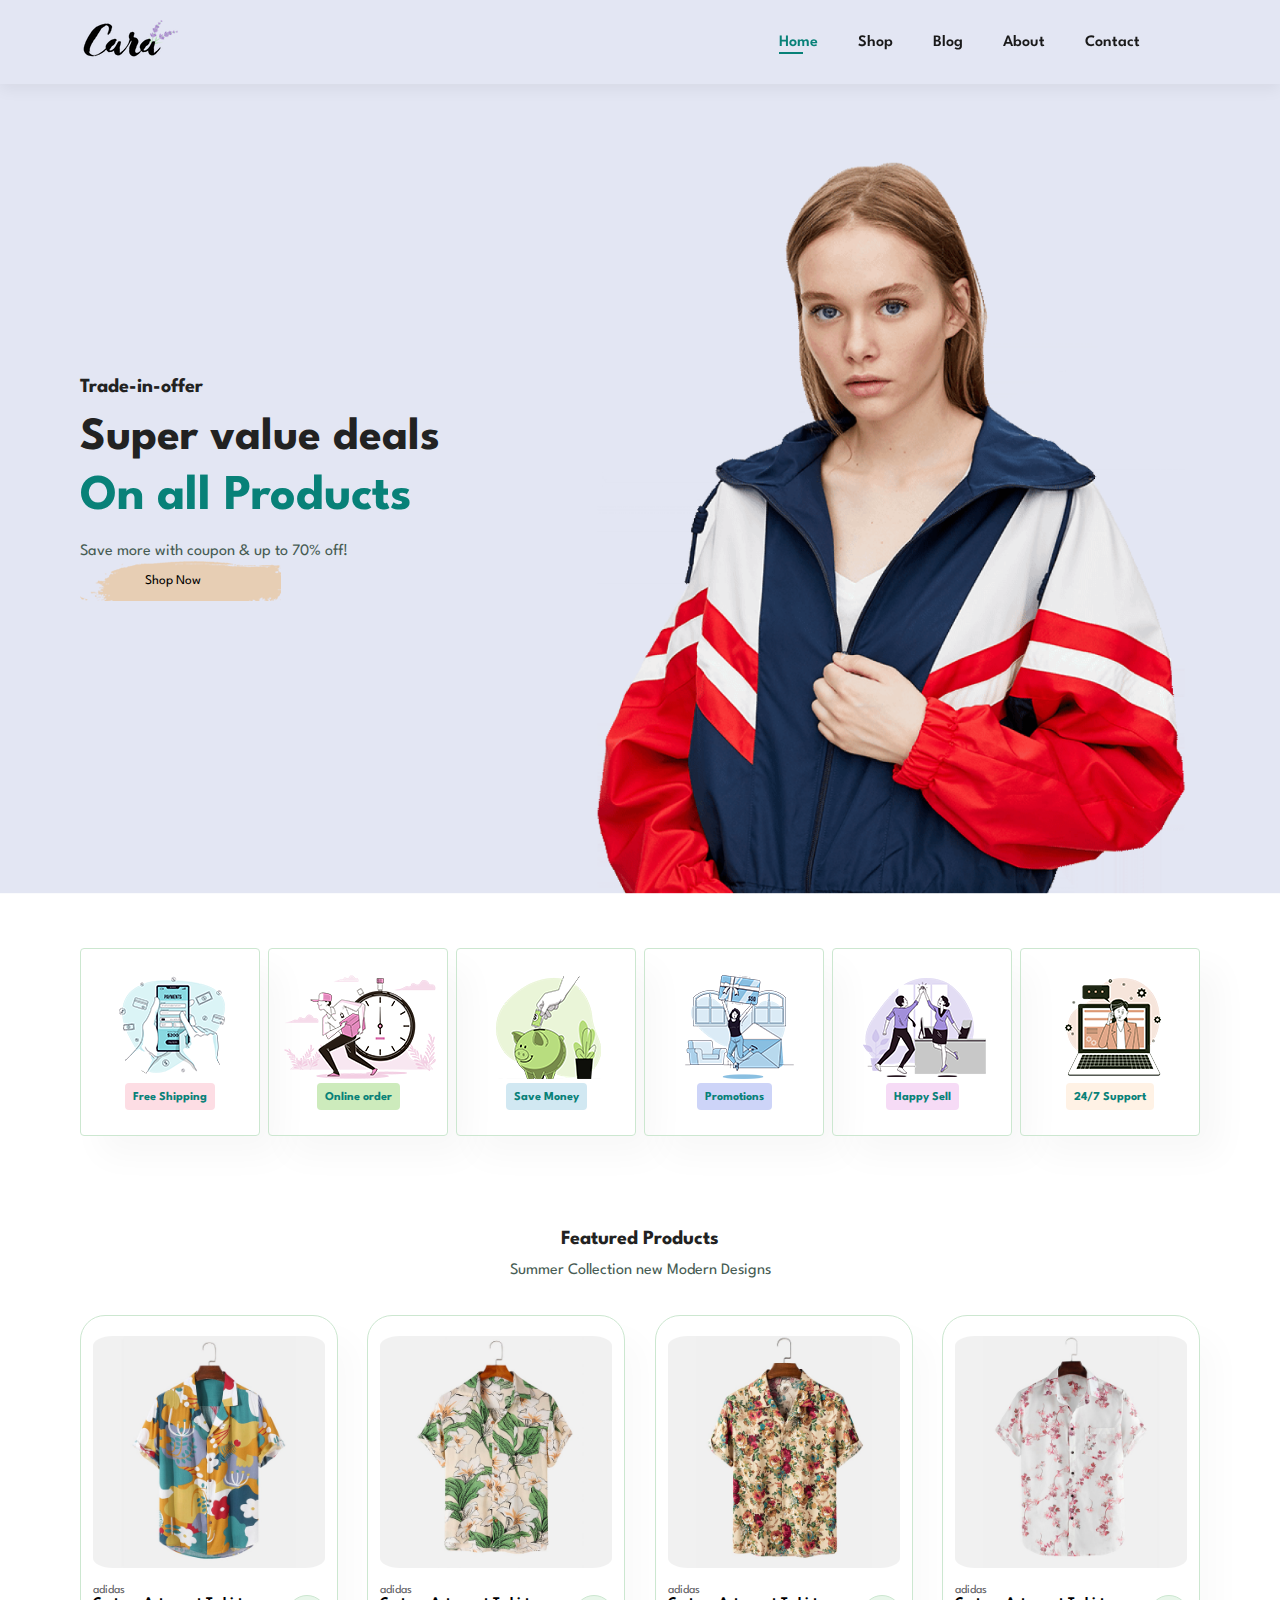
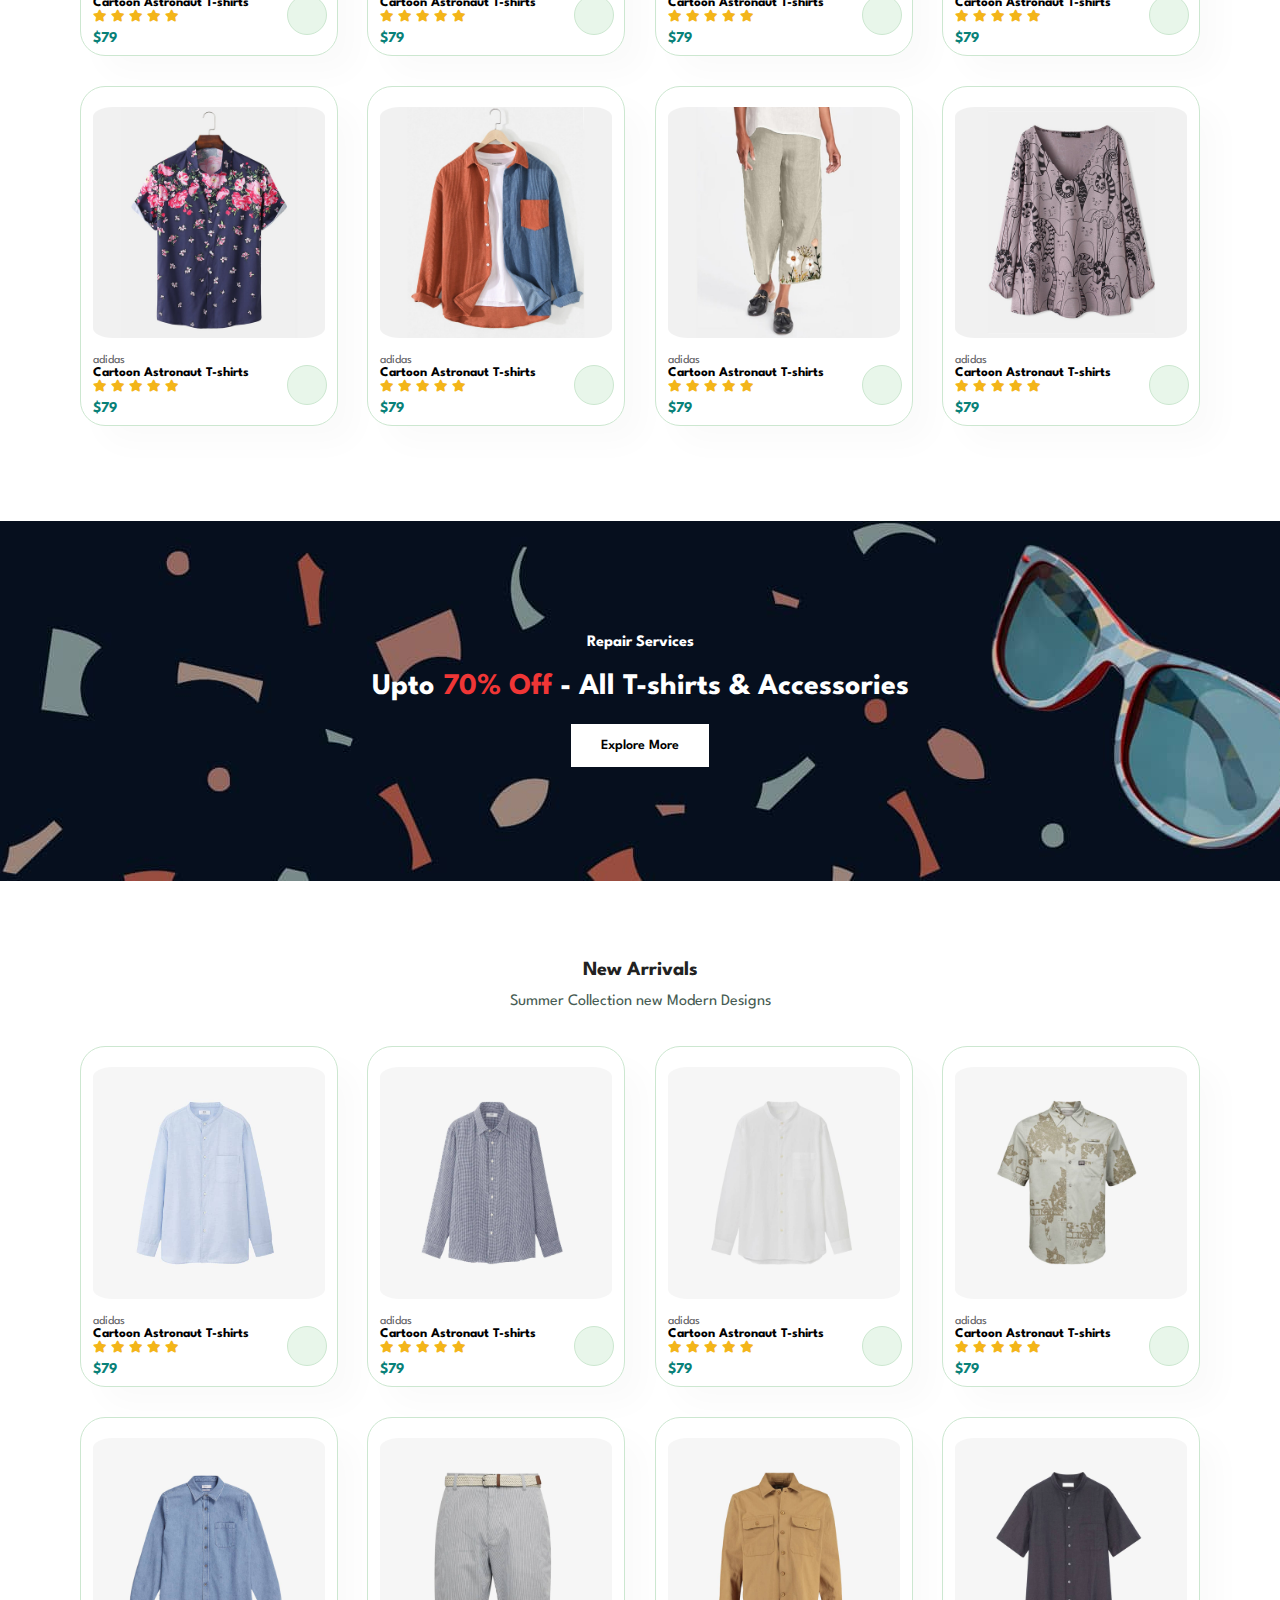
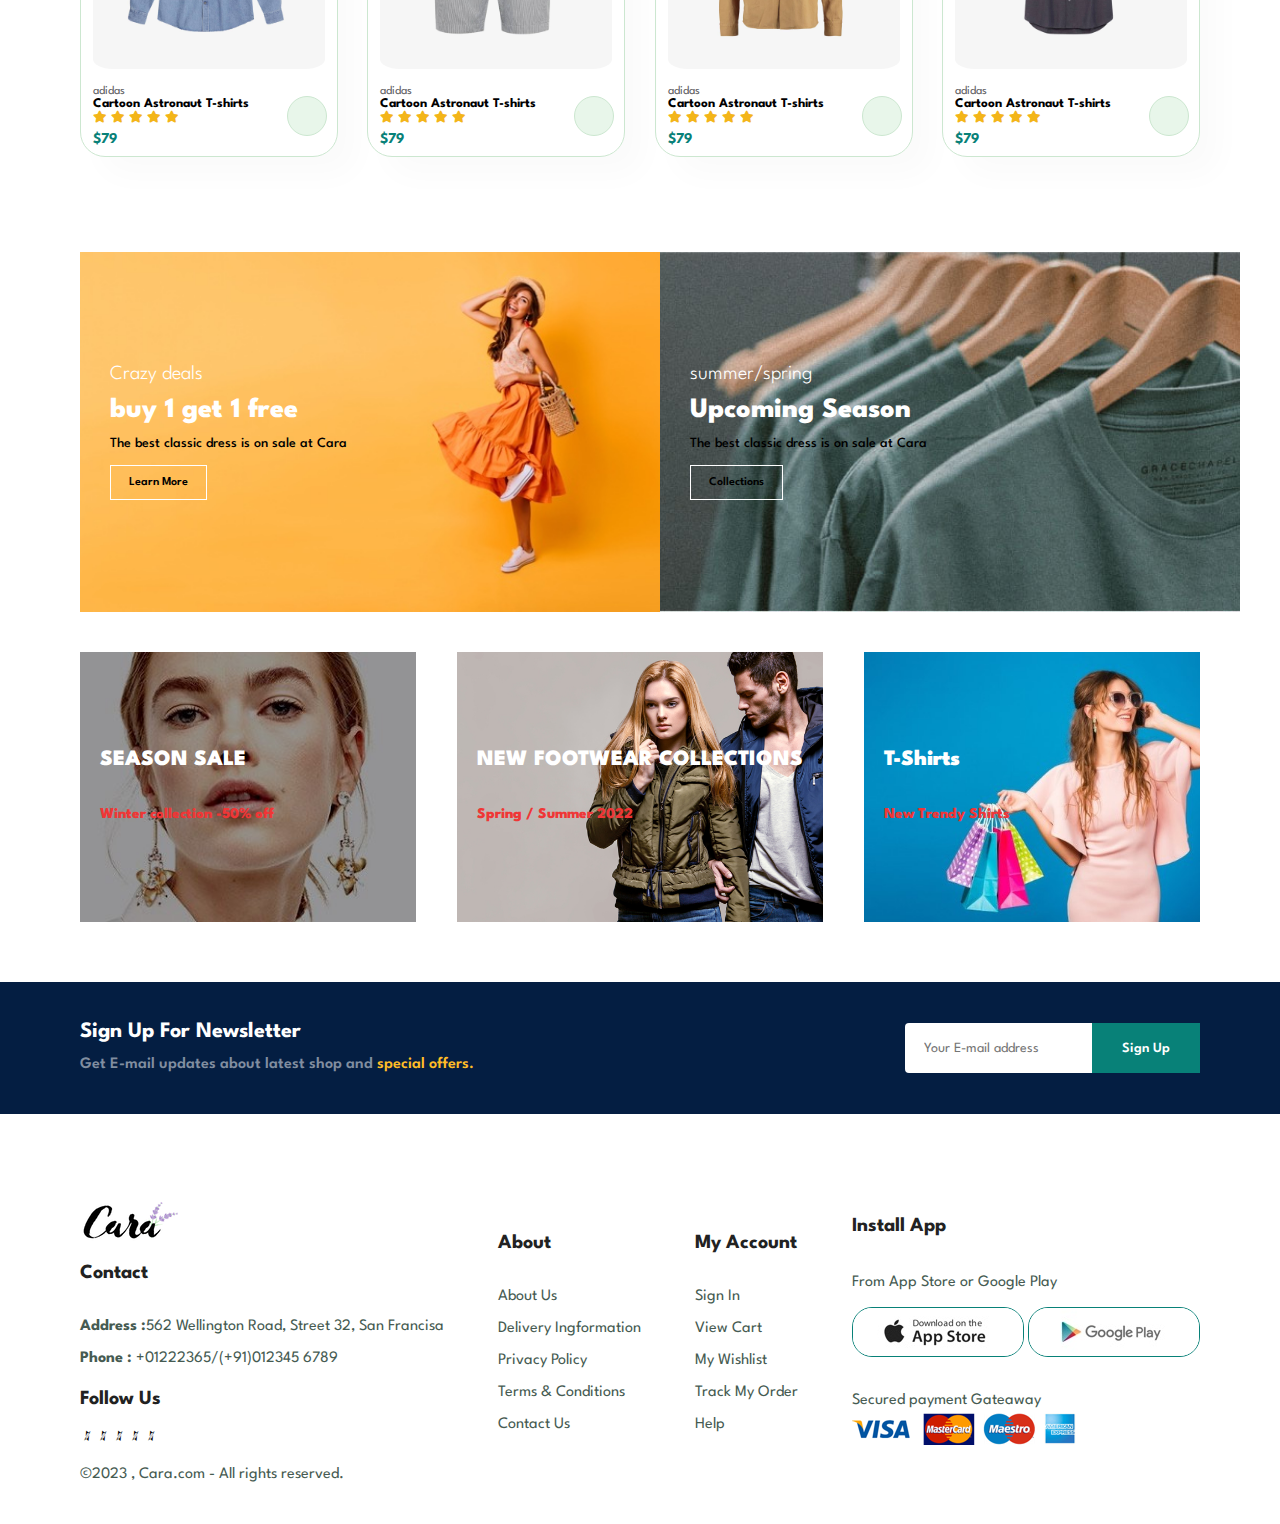
<file: E-commerceWebsite/index.html>
<!DOCTYPE html>
<html lang="en">

<head>
    <meta charset="UTF-8">
    <meta name="viewport" content="width=device-width, initial-scale=1.0">
    <title>Cara.com</title>
    <link rel="stylesheet" href="style.css">
    <link rel="stylesheet" href="https://use.fontawesome.com/releases/v5.15.4/css/all.css">
    <link rel="stylesheet" href="https://cdnjs.cloudflare.com/ajax/libs/font-awesome/6.4.2/css/all.min.css"
        integrity="sha512-z3gLpd7yknf1YoNbCzqRKc4qyor8gaKU1qmn+CShxbuBusANI9QpRohGBreCFkKxLhei6S9CQXFEbbKuqLg0DA=="
        crossorigin="anonymous" referrerpolicy="no-referrer" />

</head>

<body>

    <section id="header">
        <a href="#"><img src="img/logo.png" alt="logo" class="logo"></a>
        <div>
            <ul id="navbar">
                <li><a href="#" id="close"><i class="fa-solid fa-xmark"></i></a></li>
                <li><a class="active" href="index.html">Home</a></li>
                <li><a href="shop.html">Shop</a></li>
                <li><a href="blog.html">Blog</a></li>
                <li><a href="about.html">About</a></li>
                <li><a href="contact.html">Contact</a></li>
                <li><a id="lg-bag" href="cart.html"><i class="fa-solid fa-cart-shopping"></i></a></li>
            </ul>
        </div>
        <div id="mobile">
           <a href="cart.html"><i class="fa-solid fa-cart-shopping"></a></i></a>
            <i id="bar" class="fas fa-outdent"></i>
        </div>
    </section>
    <section id="hero">
        <h4>Trade-in-offer</h4>
        <h2>Super value deals</h2>
        <h1>On all Products</h1>
        <p>Save more with coupon & up to 70% off!</p>
        <button>Shop Now</button>
    </section>
    <section id="feature" class="section-p1">
        <div class="fe-box">
            <img src="img/features/f1.png" alt="feature">
            <h6>Free Shipping</h6>
        </div>
        <div class="fe-box">
            <img src="img/features/f2.png" alt="feature">
            <h6>Online order</h6>
        </div>
        <div class="fe-box">
            <img src="img/features/f3.png" alt="feature">
            <h6>Save Money</h6>
        </div>
        <div class="fe-box">
            <img src="img/features/f4.png" alt="feature">
            <h6>Promotions</h6>
        </div>
        <div class="fe-box">
            <img src="img/features/f5.png" alt="feature">
            <h6>Happy Sell</h6>
        </div>
        <div class="fe-box">
            <img src="img/features/f6.png" alt="feature">
            <h6>24/7 Support</h6>
        </div>
    </section>
    <section id="product1" class="section-p1">
        <h4>Featured Products</h4>
        <p>Summer Collection new Modern Designs</p>
        <div class="pro-container">
            <div class="pro">
                <img src="img/products/f1.jpg" alt="product1 ">
                <div class="des">
                    <span>adidas</span>
                    <h5>Cartoon Astronaut T-shirts</h5>
                    <div class="star">
                        <i class="fas fa-star"></i>
                        <i class="fas fa-star"></i>
                        <i class="fas fa-star"></i>
                        <i class="fas fa-star"></i>
                        <i class="fas fa-star"></i>
                    </div>
                    <h4>$79</h4>
                </div>
                <a href="#"><i class="fa-solid fa-cart-shopping cart" style="color: #000000;"></i></a>
            </div>
            <div class="pro">
                <img src="img/products/f2.jpg" alt="product1 ">
                <div class="des">
                    <span>adidas</span>
                    <h5>Cartoon Astronaut T-shirts</h5>
                    <div class="star">
                        <i class="fas fa-star"></i>
                        <i class="fas fa-star"></i>
                        <i class="fas fa-star"></i>
                        <i class="fas fa-star"></i>
                        <i class="fas fa-star"></i>
                    </div>
                    <h4>$79</h4>
                </div>
                <a href="#"><i class="fa-solid fa-cart-shopping cart" style="color: #000000;"></i></a>
            </div>
            <div class="pro">
                <img src="img/products/f3.jpg" alt="product1 ">
                <div class="des">
                    <span>adidas</span>
                    <h5>Cartoon Astronaut T-shirts</h5>
                    <div class="star">
                        <i class="fas fa-star"></i>
                        <i class="fas fa-star"></i>
                        <i class="fas fa-star"></i>
                        <i class="fas fa-star"></i>
                        <i class="fas fa-star"></i>
                    </div>
                    <h4>$79</h4>
                </div>
                <a href="#"><i class="fa-solid fa-cart-shopping cart" style="color: #000000;"></i></a>
            </div>
            <div class="pro">
                <img src="img/products/f4.jpg" alt="product1 ">
                <div class="des">
                    <span>adidas</span>
                    <h5>Cartoon Astronaut T-shirts</h5>
                    <div class="star">
                        <i class="fas fa-star"></i>
                        <i class="fas fa-star"></i>
                        <i class="fas fa-star"></i>
                        <i class="fas fa-star"></i>
                        <i class="fas fa-star"></i>
                    </div>
                    <h4>$79</h4>
                </div>
                <a href="#"><i class="fa-solid fa-cart-shopping cart" style="color: #000000;"></i></a>
            </div>
            <div class="pro">
                <img src="img/products/f5.jpg" alt="product1 ">
                <div class="des">
                    <span>adidas</span>
                    <h5>Cartoon Astronaut T-shirts</h5>
                    <div class="star">
                        <i class="fas fa-star"></i>
                        <i class="fas fa-star"></i>
                        <i class="fas fa-star"></i>
                        <i class="fas fa-star"></i>
                        <i class="fas fa-star"></i>
                    </div>
                    <h4>$79</h4>
                </div>
                <a href="#"><i class="fa-solid fa-cart-shopping cart" style="color: #000000;"></i></a>
            </div>
            <div class="pro">
                <img src="img/products/f6.jpg" alt="product1 ">
                <div class="des">
                    <span>adidas</span>
                    <h5>Cartoon Astronaut T-shirts</h5>
                    <div class="star">
                        <i class="fas fa-star"></i>
                        <i class="fas fa-star"></i>
                        <i class="fas fa-star"></i>
                        <i class="fas fa-star"></i>
                        <i class="fas fa-star"></i>
                    </div>
                    <h4>$79</h4>
                </div>
                <a href="#"><i class="fa-solid fa-cart-shopping cart" style="color: #000000;"></i></a>
            </div>
            <div class="pro">
                <img src="img/products/f7.jpg" alt="product1 ">
                <div class="des">
                    <span>adidas</span>
                    <h5>Cartoon Astronaut T-shirts</h5>
                    <div class="star">
                        <i class="fas fa-star"></i>
                        <i class="fas fa-star"></i>
                        <i class="fas fa-star"></i>
                        <i class="fas fa-star"></i>
                        <i class="fas fa-star"></i>
                    </div>
                    <h4>$79</h4>
                </div>
                <a href="#"><i class="fa-solid fa-cart-shopping cart" style="color: #000000;"></i></a>
            </div>
            <div class="pro">
                <img src="img/products/f8.jpg" alt="product1 ">
                <div class="des">
                    <span>adidas</span>
                    <h5>Cartoon Astronaut T-shirts</h5>
                    <div class="star">
                        <i class="fas fa-star"></i>
                        <i class="fas fa-star"></i>
                        <i class="fas fa-star"></i>
                        <i class="fas fa-star"></i>
                        <i class="fas fa-star"></i>
                    </div>
                    <h4>$79</h4>
                </div>
                <a href="#"><i class="fa-solid fa-cart-shopping cart" style="color: #000000;"></i></a>
            </div>
        </div>
    </section>
    <section id="banner" class="section-m1">
        <h4>Repair Services</h4>
        <h2>Upto <span>70% Off </span> - All T-shirts & Accessories</h2>
        <button class="normal">Explore More</button>
    </section>
    <section id="product1" class="section-p1">
        <h4>New Arrivals</h4>
        <p>Summer Collection new Modern Designs</p>
        <div class="pro-container">
            <div class="pro">
                <img src="img/products/n1.jpg" alt="product1 ">
                <div class="des">
                    <span>adidas</span>
                    <h5>Cartoon Astronaut T-shirts</h5>
                    <div class="star">
                        <i class="fas fa-star"></i>
                        <i class="fas fa-star"></i>
                        <i class="fas fa-star"></i>
                        <i class="fas fa-star"></i>
                        <i class="fas fa-star"></i>
                    </div>
                    <h4>$79</h4>
                </div>
                <a href="#"><i class="fa-solid fa-cart-shopping cart" style="color: #000000;"></i></a>
            </div>
            <div class="pro">
                <img src="img/products/n2.jpg" alt="product1 ">
                <div class="des">
                    <span>adidas</span>
                    <h5>Cartoon Astronaut T-shirts</h5>
                    <div class="star">
                        <i class="fas fa-star"></i>
                        <i class="fas fa-star"></i>
                        <i class="fas fa-star"></i>
                        <i class="fas fa-star"></i>
                        <i class="fas fa-star"></i>
                    </div>
                    <h4>$79</h4>
                </div>
                <a href="#"><i class="fa-solid fa-cart-shopping cart" style="color: #000000;"></i></a>
            </div>
            <div class="pro">
                <img src="img/products/n3.jpg" alt="product1 ">
                <div class="des">
                    <span>adidas</span>
                    <h5>Cartoon Astronaut T-shirts</h5>
                    <div class="star">
                        <i class="fas fa-star"></i>
                        <i class="fas fa-star"></i>
                        <i class="fas fa-star"></i>
                        <i class="fas fa-star"></i>
                        <i class="fas fa-star"></i>
                    </div>
                    <h4>$79</h4>
                </div>
                <a href="#"><i class="fa-solid fa-cart-shopping cart" style="color: #000000;"></i></a>
            </div>
            <div class="pro">
                <img src="img/products/n4.jpg" alt="product1 ">
                <div class="des">
                    <span>adidas</span>
                    <h5>Cartoon Astronaut T-shirts</h5>
                    <div class="star">
                        <i class="fas fa-star"></i>
                        <i class="fas fa-star"></i>
                        <i class="fas fa-star"></i>
                        <i class="fas fa-star"></i>
                        <i class="fas fa-star"></i>
                    </div>
                    <h4>$79</h4>
                </div>
                <a href="#"><i class="fa-solid fa-cart-shopping cart" style="color: #000000;"></i></a>
            </div>
            <div class="pro">
                <img src="img/products/n5.jpg" alt="product1 ">
                <div class="des">
                    <span>adidas</span>
                    <h5>Cartoon Astronaut T-shirts</h5>
                    <div class="star">
                        <i class="fas fa-star"></i>
                        <i class="fas fa-star"></i>
                        <i class="fas fa-star"></i>
                        <i class="fas fa-star"></i>
                        <i class="fas fa-star"></i>
                    </div>
                    <h4>$79</h4>
                </div>
                <a href="#"><i class="fa-solid fa-cart-shopping cart" style="color: #000000;"></i></a>
            </div>
            <div class="pro">
                <img src="img/products/n6.jpg" alt="product1 ">
                <div class="des">
                    <span>adidas</span>
                    <h5>Cartoon Astronaut T-shirts</h5>
                    <div class="star">
                        <i class="fas fa-star"></i>
                        <i class="fas fa-star"></i>
                        <i class="fas fa-star"></i>
                        <i class="fas fa-star"></i>
                        <i class="fas fa-star"></i>
                    </div>
                    <h4>$79</h4>
                </div>
                <a href="#"><i class="fa-solid fa-cart-shopping cart" style="color: #000000;"></i></a>
            </div>
            <div class="pro">
                <img src="img/products/n7.jpg" alt="product1 ">
                <div class="des">
                    <span>adidas</span>
                    <h5>Cartoon Astronaut T-shirts</h5>
                    <div class="star">
                        <i class="fas fa-star"></i>
                        <i class="fas fa-star"></i>
                        <i class="fas fa-star"></i>
                        <i class="fas fa-star"></i>
                        <i class="fas fa-star"></i>
                    </div>
                    <h4>$79</h4>
                </div>
                <a href="#"><i class="fa-solid fa-cart-shopping cart" style="color: #000000;"></i></a>
            </div>
            <div class="pro">
                <img src="img/products/n8.jpg" alt="product1 ">
                <div class="des">
                    <span>adidas</span>
                    <h5>Cartoon Astronaut T-shirts</h5>
                    <div class="star">
                        <i class="fas fa-star"></i>
                        <i class="fas fa-star"></i>
                        <i class="fas fa-star"></i>
                        <i class="fas fa-star"></i>
                        <i class="fas fa-star"></i>
                    </div>
                    <h4>$79</h4>
                </div>
                <a href="#"><i class="fa-solid fa-cart-shopping cart" style="color: #000000;"></i></a>
            </div>
        </div>
    </section>
    <section id = "sm-banner" class="section-p1">
        <div class="banner-box">
            <h4>Crazy deals</h4>
            <h2>buy 1 get 1 free</h2>
            <span>The best classic dress is on sale at Cara</span>
            <button class="white">Learn More</button>
        </div>
        <div class="banner-box">
            <h4>summer/spring</h4>
            <h2>Upcoming Season
            </h2>
            <span>The best classic dress is on sale at Cara</span>
            <button class="white">Collections</button>
        </div>
    </section>
    <section id="banner2" >
        <div class="banner-box">
            <h2>SEASON SALE</h2>
            <h3>Winter collection -50% off</h3>
            
        </div>
        <div class="banner-box">
            <h2>NEW FOOTWEAR COLLECTIONS</h2>
            <h3>Spring / Summer 2022</h3>
            
        </div>
        <div class="banner-box">
            <h2>T-Shirts</h2>
            <h3>New Trendy Shirts</h3>
            
        </div>
    </section>
    <section id="newsletter" class="section-p1 section-m1">
        <div class="newstext">
            <h4>Sign Up For Newsletter</h4>
            <p>Get E-mail updates about latest shop and <span>special offers.</span></p>
        </div>
        <div class="form">
            <input type="text" placeholder="Your E-mail address">
            <button class="normal">Sign Up</button>
        </div>
    </section>
    <footer class="section-p1">
        <div class="col">
            <img src="img/logo.png" alt=""> 
            <h4>Contact</h4>
            <P><strong>Address :</strong>562 Wellington Road, Street 32, San Francisa</P>
            <P><strong>Phone :</strong> +01222365/(+91)012345 6789</P>
            <div class="follow">
                <h4>Follow Us</h4>
                <i class="fa-brands fa-facebook-f"></i>
                <i class="fa-brands fa-instagram"></i>
                <i class="fa-brands fa-pinterest"></i>
                <i class="fa-brands fa-youtube"></i>
                <i class="fa-brands fa-twitter"></i>
            </div>
        </div>
        <div class=" col about">
            <h4>About</h4>
            <a href="#">About Us</a>
            <a href="#">Delivery Ingformation</a>
            <a href="#">Privacy Policy</a>
            <a href="#">Terms & Conditions</a>
            <a href="#">Contact Us</a>
        </div>
        <div class=" col my-account">
            <h4>My Account</h4>
            <a href="#">Sign In</a>
            <a href="#">View Cart</a>
            <a href="#">My Wishlist</a>
            <a href="#">Track My Order</a>
            <a href="#">Help</a>
        </div>
        <div class="col install">
            <h4>Install App</h4>
            <p>From App Store or Google Play</p>
            <div class="pay-logo">

                <img src="img/pay/app.jpg" alt="">
                <img src="img/pay/play.jpg" alt="">
            </div>
            <div class="payment">
                <p>Secured payment Gateaway</p>
                <img src="img/pay/pay.png" alt="">
            </div>
        </div>
        <div class="copyright">
            <p>©2023 , Cara.com - All rights reserved.</p>
        </div>
    </footer>
    <script src="script.js"></script>
</body>

</html>
</file>
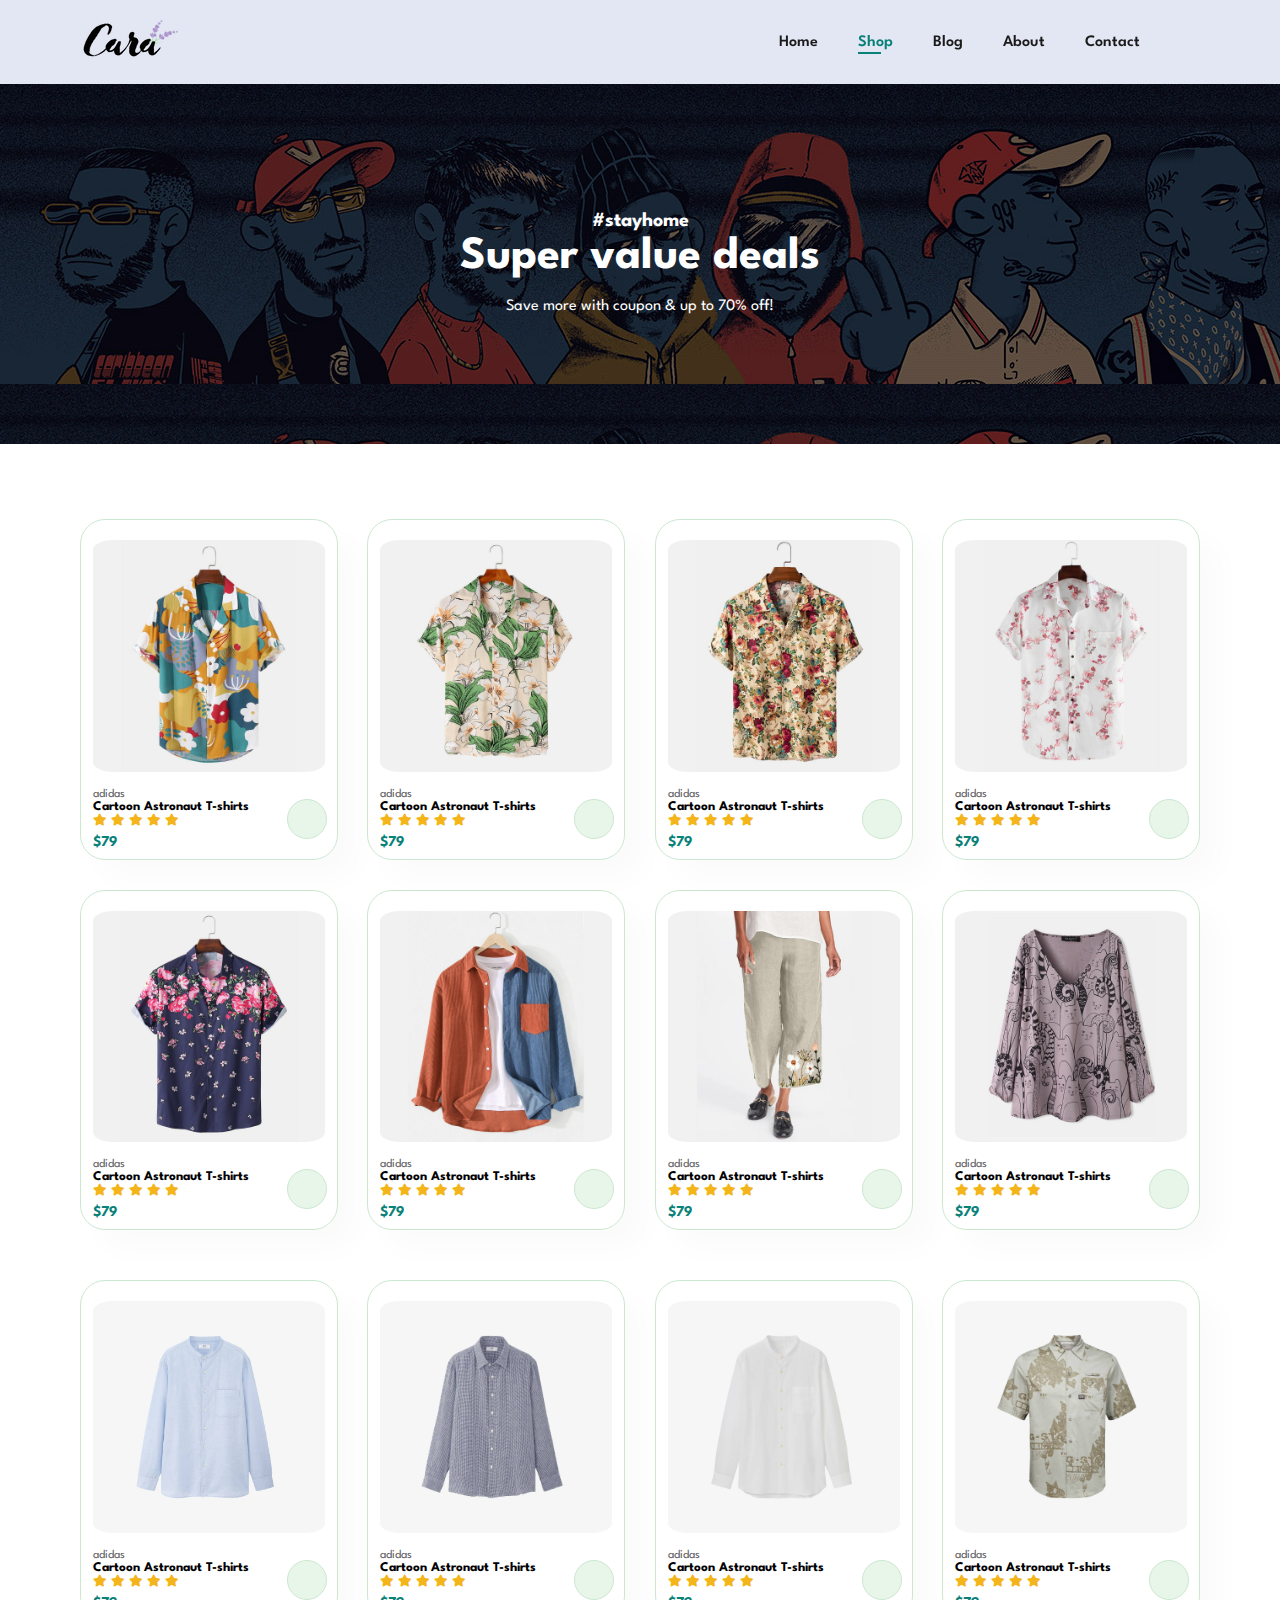
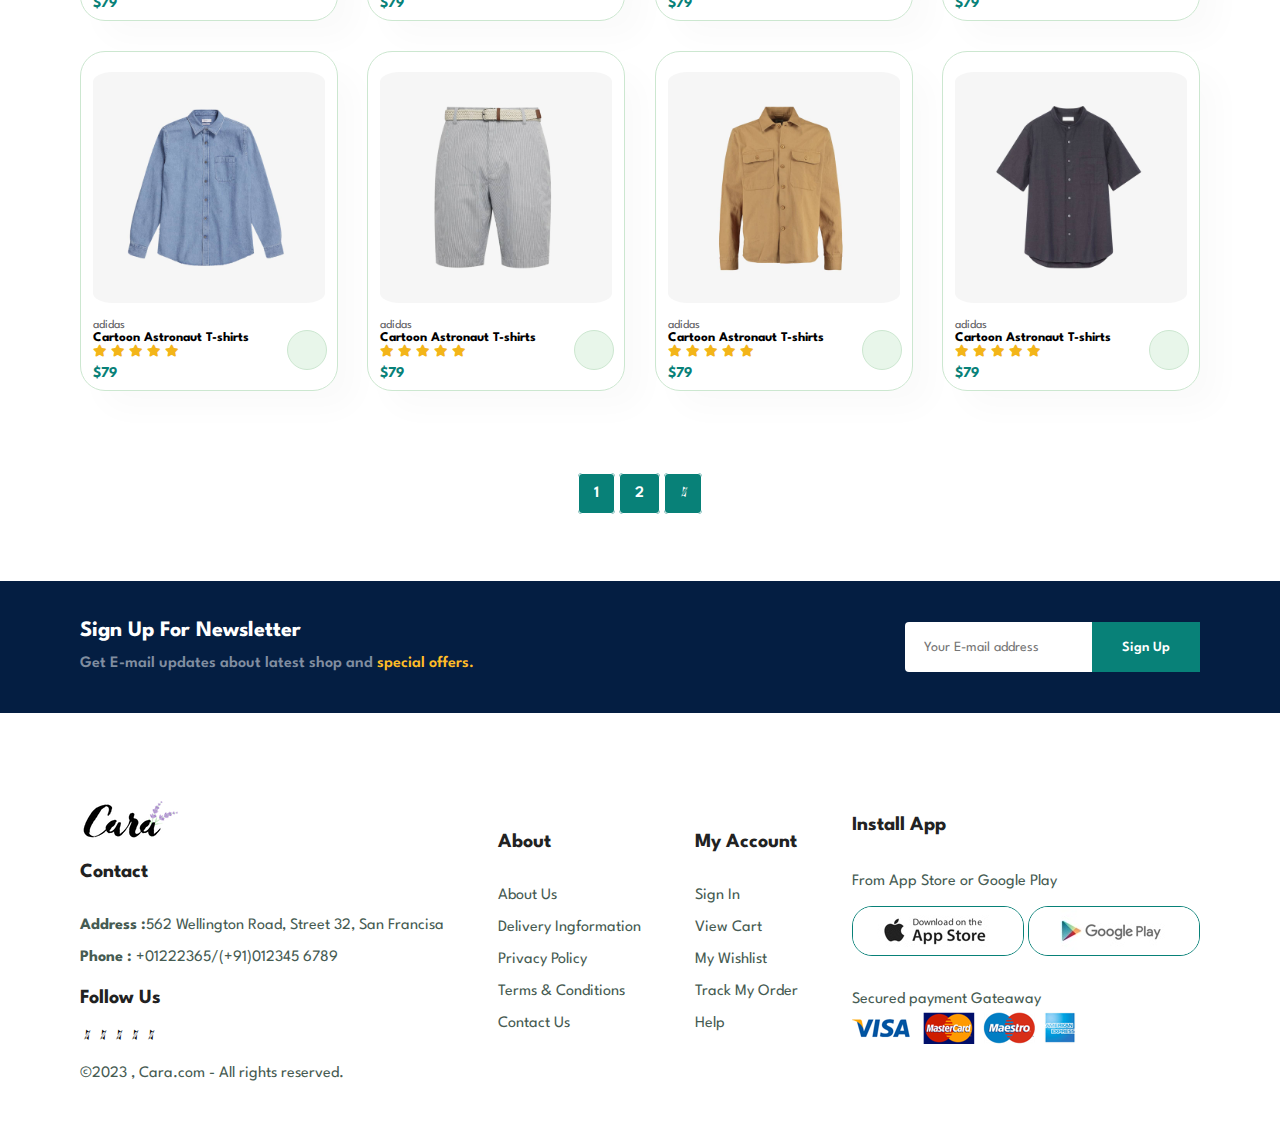
<file: E-commerceWebsite/shop.html>
<!DOCTYPE html>
<html lang="en">

<head>
    <meta charset="UTF-8">
    <meta name="viewport" content="width=device-width, initial-scale=1.0">
    <title>Cara.com</title>
    <link rel="stylesheet" href="style.css">
    <link rel="stylesheet" href="https://use.fontawesome.com/releases/v5.15.4/css/all.css">
    <link rel="stylesheet" href="https://cdnjs.cloudflare.com/ajax/libs/font-awesome/6.4.2/css/all.min.css"
        integrity="sha512-z3gLpd7yknf1YoNbCzqRKc4qyor8gaKU1qmn+CShxbuBusANI9QpRohGBreCFkKxLhei6S9CQXFEbbKuqLg0DA=="
        crossorigin="anonymous" referrerpolicy="no-referrer" />

</head>

<body>

    <section id="header">
        <a href="#"><img src="img/logo.png" alt="logo" class="logo"></a>
        <div>
            <ul id="navbar">
                <li><a href="#" id="close"><i class="fa-solid fa-xmark"></i></a></li>
                <li><a  href="index.html">Home</a></li>
                <li><a class="active" href="shop.html">Shop</a></li>
                <li><a href="blog.html">Blog</a></li>
                <li><a href="about.html">About</a></li>
                <li><a href="contact.html">Contact</a></li>
                <li><a id="lg-bag" href="cart.html"><i class="fa-solid fa-cart-shopping"></i></a></li>
            </ul>
        </div>
        <div id="mobile">
           <a href="cart.html"><i class="fa-solid fa-cart-shopping"></a></i></a>
            <i id="bar" class="fas fa-outdent"></i>
        </div>
    </section>
    <section id="page-shop">
        <h4>#stayhome</h4>
        <h2>Super value deals</h2>
        
        <p>Save more with coupon & up to 70% off!</p>
        
    </section>
   
    <section id="product1" class="section-p1">
        
        <div class="pro-container">
            <div class="pro" onclick="window.location.href='sproduct.html'">
                <img src="img/products/f1.jpg" alt="product1 ">
                <div class="des">
                    <span>adidas</span>
                    <h5>Cartoon Astronaut T-shirts</h5>
                    <div class="star">
                        <i class="fas fa-star"></i>
                        <i class="fas fa-star"></i>
                        <i class="fas fa-star"></i>
                        <i class="fas fa-star"></i>
                        <i class="fas fa-star"></i>
                    </div>
                    <h4>$79</h4>
                </div>
                <a href="#"><i class="fa-solid fa-cart-shopping cart" style="color: #000000;"></i></a>
            </div>
            <div class="pro" onclick="window.location.href='sproduct.html'">
                <img src="img/products/f2.jpg" alt="product1 ">
                <div class="des">
                    <span>adidas</span>
                    <h5>Cartoon Astronaut T-shirts</h5>
                    <div class="star">
                        <i class="fas fa-star"></i>
                        <i class="fas fa-star"></i>
                        <i class="fas fa-star"></i>
                        <i class="fas fa-star"></i>
                        <i class="fas fa-star"></i>
                    </div>
                    <h4>$79</h4>
                </div>
                <a href="#"><i class="fa-solid fa-cart-shopping cart" style="color: #000000;"></i></a>
            </div>
            <div class="pro" onclick="window.location.href='sproduct.html'">
                <img src="img/products/f3.jpg" alt="product1 ">
                <div class="des">
                    <span>adidas</span>
                    <h5>Cartoon Astronaut T-shirts</h5>
                    <div class="star">
                        <i class="fas fa-star"></i>
                        <i class="fas fa-star"></i>
                        <i class="fas fa-star"></i>
                        <i class="fas fa-star"></i>
                        <i class="fas fa-star"></i>
                    </div>
                    <h4>$79</h4>
                </div>
                <a href="#"><i class="fa-solid fa-cart-shopping cart" style="color: #000000;"></i></a>
            </div>
            <div class="pro" onclick="window.location.href='sproduct.html'">
                <img src="img/products/f4.jpg" alt="product1 ">
                <div class="des">
                    <span>adidas</span>
                    <h5>Cartoon Astronaut T-shirts</h5>
                    <div class="star">
                        <i class="fas fa-star"></i>
                        <i class="fas fa-star"></i>
                        <i class="fas fa-star"></i>
                        <i class="fas fa-star"></i>
                        <i class="fas fa-star"></i>
                    </div>
                    <h4>$79</h4>
                </div>
                <a href="#"><i class="fa-solid fa-cart-shopping cart" style="color: #000000;"></i></a>
            </div>
            <div class="pro" onclick="window.location.href='sproduct.html'">
                <img src="img/products/f5.jpg" alt="product1 ">
                <div class="des">
                    <span>adidas</span>
                    <h5>Cartoon Astronaut T-shirts</h5>
                    <div class="star">
                        <i class="fas fa-star"></i>
                        <i class="fas fa-star"></i>
                        <i class="fas fa-star"></i>
                        <i class="fas fa-star"></i>
                        <i class="fas fa-star"></i>
                    </div>
                    <h4>$79</h4>
                </div>
                <a href="#"><i class="fa-solid fa-cart-shopping cart" style="color: #000000;"></i></a>
            </div>
            <div class="pro" onclick="window.location.href='sproduct.html'">
                <img src="img/products/f6.jpg" alt="product1 ">
                <div class="des">
                    <span>adidas</span>
                    <h5>Cartoon Astronaut T-shirts</h5>
                    <div class="star">
                        <i class="fas fa-star"></i>
                        <i class="fas fa-star"></i>
                        <i class="fas fa-star"></i>
                        <i class="fas fa-star"></i>
                        <i class="fas fa-star"></i>
                    </div>
                    <h4>$79</h4>
                </div>
                <a href="#"><i class="fa-solid fa-cart-shopping cart" style="color: #000000;"></i></a>
            </div>
            <div class="pro" onclick="window.location.href='sproduct.html'">
                <img src="img/products/f7.jpg" alt="product1 ">
                <div class="des">
                    <span>adidas</span>
                    <h5>Cartoon Astronaut T-shirts</h5>
                    <div class="star">
                        <i class="fas fa-star"></i>
                        <i class="fas fa-star"></i>
                        <i class="fas fa-star"></i>
                        <i class="fas fa-star"></i>
                        <i class="fas fa-star"></i>
                    </div>
                    <h4>$79</h4>
                </div>
                <a href="#"><i class="fa-solid fa-cart-shopping cart" style="color: #000000;"></i></a>
            </div>
            <div class="pro" onclick="window.location.href='sproduct.html'">
                <img src="img/products/f8.jpg" alt="product1 ">
                <div class="des">
                    <span>adidas</span>
                    <h5>Cartoon Astronaut T-shirts</h5>
                    <div class="star">
                        <i class="fas fa-star"></i>
                        <i class="fas fa-star"></i>
                        <i class="fas fa-star"></i>
                        <i class="fas fa-star"></i>
                        <i class="fas fa-star"></i>
                    </div>
                    <h4>$79</h4>
                </div>
                <a href="#"><i class="fa-solid fa-cart-shopping cart" style="color: #000000;"></i></a>
            </div>
        
    
    
        <div class="pro-container">
            <div class="pro">
                <img src="img/products/n1.jpg" alt="product1 ">
                <div class="des">
                    <span>adidas</span>
                    <h5>Cartoon Astronaut T-shirts</h5>
                    <div class="star">
                        <i class="fas fa-star"></i>
                        <i class="fas fa-star"></i>
                        <i class="fas fa-star"></i>
                        <i class="fas fa-star"></i>
                        <i class="fas fa-star"></i>
                    </div>
                    <h4>$79</h4>
                </div>
                <a href="#"><i class="fa-solid fa-cart-shopping cart" style="color: #000000;"></i></a>
            </div>
            <div class="pro">
                <img src="img/products/n2.jpg" alt="product1 ">
                <div class="des">
                    <span>adidas</span>
                    <h5>Cartoon Astronaut T-shirts</h5>
                    <div class="star">
                        <i class="fas fa-star"></i>
                        <i class="fas fa-star"></i>
                        <i class="fas fa-star"></i>
                        <i class="fas fa-star"></i>
                        <i class="fas fa-star"></i>
                    </div>
                    <h4>$79</h4>
                </div>
                <a href="#"><i class="fa-solid fa-cart-shopping cart" style="color: #000000;"></i></a>
            </div>
            <div class="pro">
                <img src="img/products/n3.jpg" alt="product1 ">
                <div class="des">
                    <span>adidas</span>
                    <h5>Cartoon Astronaut T-shirts</h5>
                    <div class="star">
                        <i class="fas fa-star"></i>
                        <i class="fas fa-star"></i>
                        <i class="fas fa-star"></i>
                        <i class="fas fa-star"></i>
                        <i class="fas fa-star"></i>
                    </div>
                    <h4>$79</h4>
                </div>
                <a href="#"><i class="fa-solid fa-cart-shopping cart" style="color: #000000;"></i></a>
            </div>
            <div class="pro">
                <img src="img/products/n4.jpg" alt="product1 ">
                <div class="des">
                    <span>adidas</span>
                    <h5>Cartoon Astronaut T-shirts</h5>
                    <div class="star">
                        <i class="fas fa-star"></i>
                        <i class="fas fa-star"></i>
                        <i class="fas fa-star"></i>
                        <i class="fas fa-star"></i>
                        <i class="fas fa-star"></i>
                    </div>
                    <h4>$79</h4>
                </div>
                <a href="#"><i class="fa-solid fa-cart-shopping cart" style="color: #000000;"></i></a>
            </div>
            <div class="pro">
                <img src="img/products/n5.jpg" alt="product1 ">
                <div class="des">
                    <span>adidas</span>
                    <h5>Cartoon Astronaut T-shirts</h5>
                    <div class="star">
                        <i class="fas fa-star"></i>
                        <i class="fas fa-star"></i>
                        <i class="fas fa-star"></i>
                        <i class="fas fa-star"></i>
                        <i class="fas fa-star"></i>
                    </div>
                    <h4>$79</h4>
                </div>
                <a href="#"><i class="fa-solid fa-cart-shopping cart" style="color: #000000;"></i></a>
            </div>
            <div class="pro">
                <img src="img/products/n6.jpg" alt="product1 ">
                <div class="des">
                    <span>adidas</span>
                    <h5>Cartoon Astronaut T-shirts</h5>
                    <div class="star">
                        <i class="fas fa-star"></i>
                        <i class="fas fa-star"></i>
                        <i class="fas fa-star"></i>
                        <i class="fas fa-star"></i>
                        <i class="fas fa-star"></i>
                    </div>
                    <h4>$79</h4>
                </div>
                <a href="#"><i class="fa-solid fa-cart-shopping cart" style="color: #000000;"></i></a>
            </div>
            <div class="pro">
                <img src="img/products/n7.jpg" alt="product1 ">
                <div class="des">
                    <span>adidas</span>
                    <h5>Cartoon Astronaut T-shirts</h5>
                    <div class="star">
                        <i class="fas fa-star"></i>
                        <i class="fas fa-star"></i>
                        <i class="fas fa-star"></i>
                        <i class="fas fa-star"></i>
                        <i class="fas fa-star"></i>
                    </div>
                    <h4>$79</h4>
                </div>
                <a href="#"><i class="fa-solid fa-cart-shopping cart" style="color: #000000;"></i></a>
            </div>
            <div class="pro">
                <img src="img/products/n8.jpg" alt="product1 ">
                <div class="des">
                    <span>adidas</span>
                    <h5>Cartoon Astronaut T-shirts</h5>
                    <div class="star">
                        <i class="fas fa-star"></i>
                        <i class="fas fa-star"></i>
                        <i class="fas fa-star"></i>
                        <i class="fas fa-star"></i>
                        <i class="fas fa-star"></i>
                    </div>
                    <h4>$79</h4>
                </div>
                <a href="#"><i class="fa-solid fa-cart-shopping cart" style="color: #000000;"></i></a>
            </div>
        </div>
    </section>
    <section id="pagination" class="section-p1">
        <a href="#">1</a>
        <a href="#">2</a>
        <a href="#"><i class="fa-solid fa-arrow-right"></i></a>
    </section>
    
   
    <section id="newsletter" class="section-p1 section-m1">
        <div class="newstext">
            <h4>Sign Up For Newsletter</h4>
            <p>Get E-mail updates about latest shop and <span>special offers.</span></p>
        </div>
        <div class="form">
            <input type="text" placeholder="Your E-mail address">
            <button class="normal">Sign Up</button>
        </div>
    </section>
    <footer class="section-p1">
        <div class="col">
            <img src="img/logo.png" alt=""> 
            <h4>Contact</h4>
            <P><strong>Address :</strong>562 Wellington Road, Street 32, San Francisa</P>
            <P><strong>Phone :</strong> +01222365/(+91)012345 6789</P>
            <div class="follow">
                <h4>Follow Us</h4>
                <i class="fa-brands fa-facebook-f"></i>
                <i class="fa-brands fa-instagram"></i>
                <i class="fa-brands fa-pinterest"></i>
                <i class="fa-brands fa-youtube"></i>
                <i class="fa-brands fa-twitter"></i>
            </div>
        </div>
        <div class=" col about">
            <h4>About</h4>
            <a href="#">About Us</a>
            <a href="#">Delivery Ingformation</a>
            <a href="#">Privacy Policy</a>
            <a href="#">Terms & Conditions</a>
            <a href="#">Contact Us</a>
        </div>
        <div class=" col my-account">
            <h4>My Account</h4>
            <a href="#">Sign In</a>
            <a href="#">View Cart</a>
            <a href="#">My Wishlist</a>
            <a href="#">Track My Order</a>
            <a href="#">Help</a>
        </div>
        <div class="col install">
            <h4>Install App</h4>
            <p>From App Store or Google Play</p>
            <div class="pay-logo">

                <img src="img/pay/app.jpg" alt="">
                <img src="img/pay/play.jpg" alt="">
            </div>
            <div class="payment">
                <p>Secured payment Gateaway</p>
                <img src="img/pay/pay.png" alt="">
            </div>
        </div>
        <div class="copyright">
            <p>©2023 , Cara.com - All rights reserved.</p>
        </div>
    </footer>
    <script src="script.js"></script>
</body>

</html>
</file>
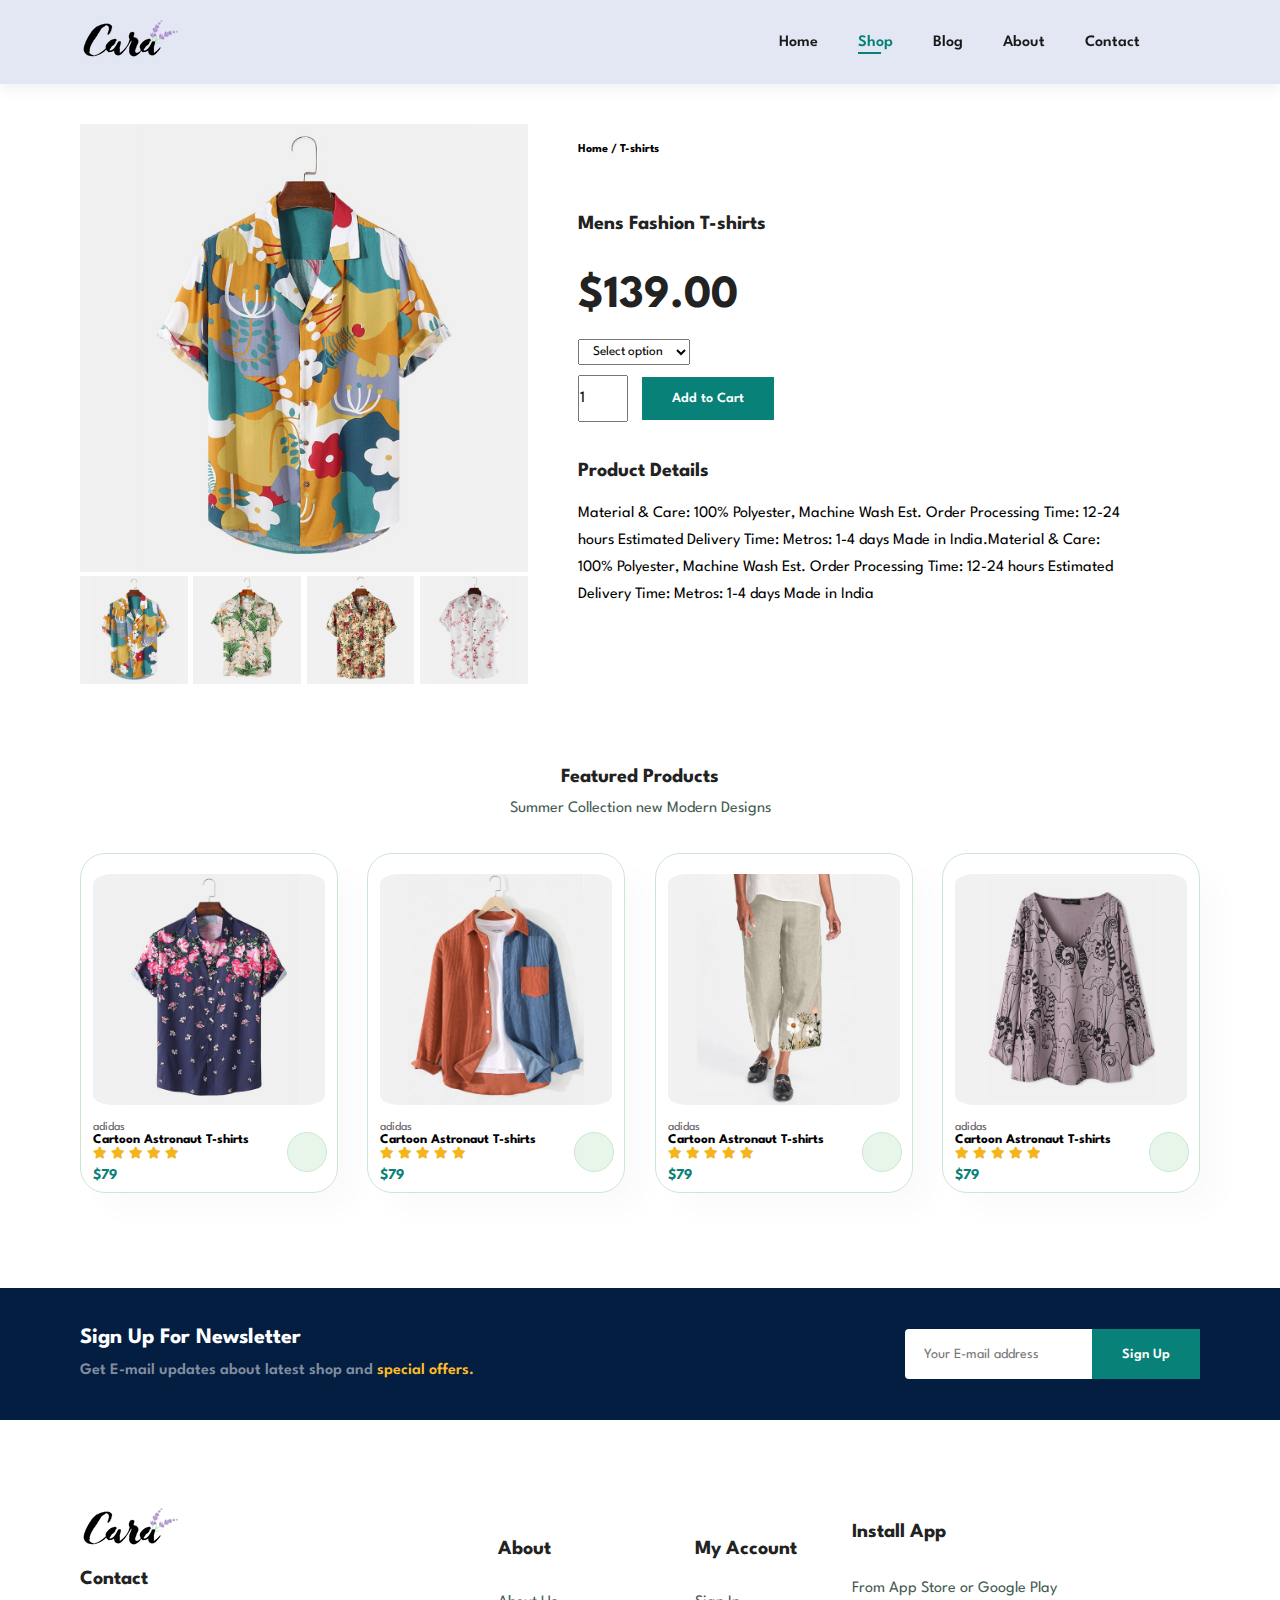
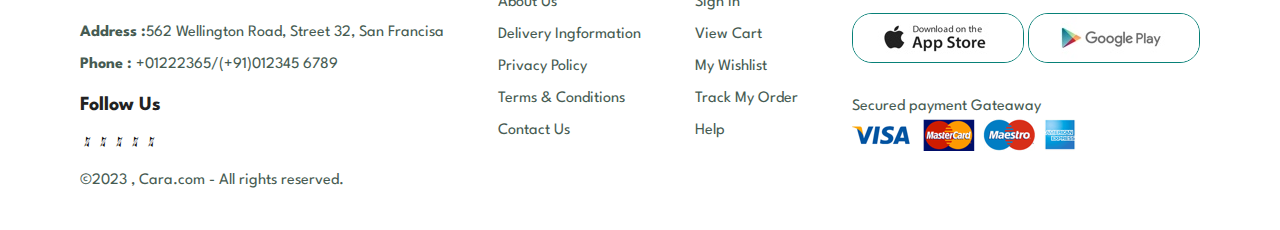
<file: E-commerceWebsite/sproduct.html>
<!DOCTYPE html>
<html lang="en">

<head>
    <meta charset="UTF-8">
    <meta name="viewport" content="width=device-width, initial-scale=1.0">
    <title>Cara.com</title>
    <link rel="stylesheet" href="style.css">
    <link rel="stylesheet" href="https://use.fontawesome.com/releases/v5.15.4/css/all.css">
    <link rel="stylesheet" href="https://cdnjs.cloudflare.com/ajax/libs/font-awesome/6.4.2/css/all.min.css"
        integrity="sha512-z3gLpd7yknf1YoNbCzqRKc4qyor8gaKU1qmn+CShxbuBusANI9QpRohGBreCFkKxLhei6S9CQXFEbbKuqLg0DA=="
        crossorigin="anonymous" referrerpolicy="no-referrer" />

</head>

<body>

    <section id="header">
        <a href="#"><img src="img/logo.png" alt="logo" class="logo"></a>
        <div>
            <ul id="navbar">
                <li><a href="#" id="close"><i class="fa-solid fa-xmark"></i></a></li>
                <li><a href="index.html">Home</a></li>
                <li><a class="active" href="shop.html">Shop</a></li>
                <li><a href="blog.html">Blog</a></li>
                <li><a href="about.html">About</a></li>
                <li><a href="contact.html">Contact</a></li>
                <li><a id="lg-bag" href="cart.html"><i class="fa-solid fa-cart-shopping"></i></a></li>
            </ul>
        </div>
        <div id="mobile">
            <a href="cart.html"><i class="fa-solid fa-cart-shopping"></a></i></a>
            <i id="bar" class="fas fa-outdent"></i>
        </div>
    </section>
    <div id="product-details" class="section-p1">
        <div class="pro-image">
            <img src="img/products/f1.jpg" width="100%" id="MainImage" alt="">

            <div class="small-image-container">
                <div class="sm-image">
                    <img src="img/products/f1.jpg" width="100%" class="smImage" alt="">
                </div>
                <div class="sm-image">
                    <img src="img/products/f2.jpg" width="100%" class="smImage" alt="">
                </div>
                <div class="sm-image">
                    <img src="img/products/f3.jpg" width="100%" class="smImage" alt="">
                </div>
                <div class="sm-image">
                    <img src="img/products/f4.jpg" width="100%" class="smImage" alt="">
                </div>
            </div>
        </div>
        <div class="pro-details">
            <h6>Home / T-shirts</h6>
            <h4>Mens Fashion T-shirts</h4>
            <h2>$139.00</h2>
            <select>
                <option>Select option</option>
                <option>XXL</option>
                <option>XL</option>
                <option>L</option>
                <option>M</option>
                <option>S</option>
            </select>
            <input type="number" value="1">
            <button class="normal">Add to Cart</button>
            <h4>Product Details</h4>
            <span>Material & Care: 100% Polyester, Machine Wash
                Est. Order Processing Time: 12-24 hours
                Estimated Delivery Time: Metros: 1-4 days
                Made in India.Material & Care: 100% Polyester, Machine Wash
                Est. Order Processing Time: 12-24 hours
                Estimated Delivery Time: Metros: 1-4 days
                Made in India</span>
        </div>
    </div>
    <section id="product1" class="section-p1">
        <h4>Featured Products</h4>
        <p>Summer Collection new Modern Designs</p>
        <div class="pro-container">

            <div class="pro">
                <img src="img/products/f5.jpg" alt="product1 ">
                <div class="des">
                    <span>adidas</span>
                    <h5>Cartoon Astronaut T-shirts</h5>
                    <div class="star">
                        <i class="fas fa-star"></i>
                        <i class="fas fa-star"></i>
                        <i class="fas fa-star"></i>
                        <i class="fas fa-star"></i>
                        <i class="fas fa-star"></i>
                    </div>
                    <h4>$79</h4>
                </div>
                <a href="#"><i class="fa-solid fa-cart-shopping cart" style="color: #000000;"></i></a>
            </div>
            <div class="pro">
                <img src="img/products/f6.jpg" alt="product1 ">
                <div class="des">
                    <span>adidas</span>
                    <h5>Cartoon Astronaut T-shirts</h5>
                    <div class="star">
                        <i class="fas fa-star"></i>
                        <i class="fas fa-star"></i>
                        <i class="fas fa-star"></i>
                        <i class="fas fa-star"></i>
                        <i class="fas fa-star"></i>
                    </div>
                    <h4>$79</h4>
                </div>
                <a href="#"><i class="fa-solid fa-cart-shopping cart" style="color: #000000;"></i></a>
            </div>
            <div class="pro">
                <img src="img/products/f7.jpg" alt="product1 ">
                <div class="des">
                    <span>adidas</span>
                    <h5>Cartoon Astronaut T-shirts</h5>
                    <div class="star">
                        <i class="fas fa-star"></i>
                        <i class="fas fa-star"></i>
                        <i class="fas fa-star"></i>
                        <i class="fas fa-star"></i>
                        <i class="fas fa-star"></i>
                    </div>
                    <h4>$79</h4>
                </div>
                <a href="#"><i class="fa-solid fa-cart-shopping cart" style="color: #000000;"></i></a>
            </div>
            <div class="pro">
                <img src="img/products/f8.jpg" alt="product1 ">
                <div class="des">
                    <span>adidas</span>
                    <h5>Cartoon Astronaut T-shirts</h5>
                    <div class="star">
                        <i class="fas fa-star"></i>
                        <i class="fas fa-star"></i>
                        <i class="fas fa-star"></i>
                        <i class="fas fa-star"></i>
                        <i class="fas fa-star"></i>
                    </div>
                    <h4>$79</h4>
                </div>
                <a href="#"><i class="fa-solid fa-cart-shopping cart" style="color: #000000;"></i></a>
            </div>
        </div>
    </section>
    <section id="newsletter" class="section-p1 section-m1">
        <div class="newstext">
            <h4>Sign Up For Newsletter</h4>
            <p>Get E-mail updates about latest shop and <span>special offers.</span></p>
        </div>
        <div class="form">
            <input type="text" placeholder="Your E-mail address">
            <button class="normal">Sign Up</button>
        </div>
    </section>
    <footer class="section-p1">
        <div class="col">
            <img src="img/logo.png" alt="">
            <h4>Contact</h4>
            <P><strong>Address :</strong>562 Wellington Road, Street 32, San Francisa</P>
            <P><strong>Phone :</strong> +01222365/(+91)012345 6789</P>
            <div class="follow">
                <h4>Follow Us</h4>
                <i class="fa-brands fa-facebook-f"></i>
                <i class="fa-brands fa-instagram"></i>
                <i class="fa-brands fa-pinterest"></i>
                <i class="fa-brands fa-youtube"></i>
                <i class="fa-brands fa-twitter"></i>
            </div>
        </div>
        <div class=" col about">
            <h4>About</h4>
            <a href="#">About Us</a>
            <a href="#">Delivery Ingformation</a>
            <a href="#">Privacy Policy</a>
            <a href="#">Terms & Conditions</a>
            <a href="#">Contact Us</a>
        </div>
        <div class=" col my-account">
            <h4>My Account</h4>
            <a href="#">Sign In</a>
            <a href="#">View Cart</a>
            <a href="#">My Wishlist</a>
            <a href="#">Track My Order</a>
            <a href="#">Help</a>
        </div>
        <div class="col install">
            <h4>Install App</h4>
            <p>From App Store or Google Play</p>
            <div class="pay-logo">

                <img src="img/pay/app.jpg" alt="">
                <img src="img/pay/play.jpg" alt="">
            </div>
            <div class="payment">
                <p>Secured payment Gateaway</p>
                <img src="img/pay/pay.png" alt="">
            </div>
        </div>
        <div class="copyright">
            <p>©2023 , Cara.com - All rights reserved.</p>
        </div>
    </footer>
    <script>
        var MainImg = document.getElementById("MainImage");
        var smallImg = document.getElementsByClassName("smImage");

            smallImg[0].addEventListener('click',()=>{
                MainImg.src = smallImg[0].src;
            })
            smallImg[1].addEventListener('click',()=>{
                MainImg.src = smallImg[1].src;
            })
            smallImg[2].addEventListener('click',()=>{
                MainImg.src = smallImg[2].src;
            })
            smallImg[3].addEventListener('click',()=>{
                MainImg.src = smallImg[3].src;
            })
        

    </script>
    <script src="script.js"></script>
</body>

</html>
</file>
<file: E-commerceWebsite/style.css>
@import url("https://fonts.googleapis.com/css2?family=Spartan:wght@100;200;300;400;500;600;700;800;900&display=swap");



* {
    margin: 0;
    padding: 0;
    box-sizing: border-box;
    font-family: "Spartan", sans-serif;
}


/*Global styling */
h1 {
    font-size: 50px;
    line-height: 64px;
    color: #222;
}

h2 {
    font-size: 46px;
    line-height: 54px;
    color: #222;
}

h3 {
    font-size: 46px;
    line-height: 54px;
    color: #222;
}

h4 {
    font-size: 20px;
    color: #222;
}

h6 {
    font-weight: 700;
    font-size: 12px;
}
p{
    font-size:16px ;
    color: #465b52;
    margin: 15px 0px 2px 0px ;
}
.section-p1{
    padding: 40px 80px;
}
.section-m1{
    margin: 40px 0px;
}
button.normal{
    font-size: 14px;
    font-weight: 600;
    padding: 15px 30px;
    color: #000;
    background-color: #fff;
    cursor: pointer;
    outline: none;
    border: none;
    transition: 0.2s;
}
button.white{
    font-size: 12px;
    font-weight: 600;
    padding: 11px 18px;
    background-color: transparent;
    cursor: pointer;
    outline: none;
    border: 1px solid #fff;
    transition: 0.2s;
}

body{
    width: 100%;
}



/*Header start*/
#header{
    display: flex;
    align-items: center;
    justify-content: space-between;
    padding: 20px 80px;
    background: #E3E6f3;
    box-shadow: 0 5px 15px rgba(0, 0, 0, 0.06) ;
    z-index: 999;
    position: sticky;
    top: 0;
    left: 0;
}


#navbar {
    display: flex;
    align-items: center;
    justify-content: center;
    

}
#navbar  li{
    list-style: none;
    padding: 0px 20px;
    position: relative;
}

#navbar li a{
    text-decoration: none;
    font-size: 16px;
    font-weight: 600;
    color: #1a1a1a;
    transition: 0.3s ease;
}
#navbar li a:hover,#navbar li a.active{
    color: #088178;
}
#navbar li a.active::after,
#navbar li a:hover::after{
    content: "";
    position: absolute;
    width: 30%;
    height: 2px;
    bottom: -4px;
    left: 20px;
    background-color: #088178;
}
#mobile{
    display: none;
    align-items: center;
    justify-content: center;
}
#navbar #close{
    display: none;
}
/*Home page*/

#hero{
    background-image: url("img/hero4.png");
    background-size: cover;
    background-position: top 25% right 0;
    height: 90vh;
    width: 100%;
    display: flex;
    flex-direction: column;
    align-items: flex-start;
    justify-content: center;
    padding: 0 80px;
}

#hero h4{
    padding-bottom: 15px;
}
#hero h1{
    color: #088178;
}
#hero button{
    background-image: url("img/button.png");
    background-color: transparent;
    border: 0;
    padding: 14px 80px 14px 65px;
    background-repeat: no-repeat;
    cursor: pointer;
}

#feature{
    display: flex;
    align-items: center;
    justify-content: space-between;
    flex-wrap: wrap;
}

#feature .fe-box{
    width: 180px;
    padding: 25px 15px;
    box-shadow: 20px 20px 34px rgba(0, 0, 0, 0.03);
    border: 1px solid #cce7d0;
    text-align: center;
    border-radius: 4px;
    margin: 14px 0;
    
}
#feature .fe-box:hover{
    box-shadow: 10px 10px 54px rgba(70, 64, 221, 0.1);

}
#featurr .fe-box img{
    width: 100%;
    margin-bottom: 10px;
}
#feature .fe-box h6{
    padding: 9px 8px 6px 8px;
    border-radius: 4px;
    background-color: #fddde4;
    color: #088178;
    line-height: 1;
    display: inline-block;

}
#feature .fe-box:nth-child(2) h6{
    background-color:#cdebbc ;
}
#feature .fe-box:nth-child(3) h6{
    background-color:#d1e8f2 ;
}
#feature .fe-box:nth-child(4) h6{
    background-color:#cdd4f8 ;
}
#feature .fe-box:nth-child(5) h6{
    background-color:#f6dbf6 ;
}
#feature .fe-box:nth-child(6) h6{
    background-color:#fff2e5 ;
}

#product1{
    /* background-color: blue; */
    text-align: center;
}
#product1 .pro-container{
    /* background-color: yellow; */
    display: flex;
    flex-wrap: wrap;
    padding-top: 20px;
    justify-content: space-between;
    
}
#product1 .pro-container .pro{
    /* background-color: green; */
    width: 23%;
    min-width: 250px;
    padding: 10px 12px;
    border: 1px solid #cce7d0;
    border-radius: 25px;
    cursor: pointer;
    box-shadow: 20px 20px 30px rgba(0, 0, 0, 0.02);
    margin: 15px 0;
    transition: 0.3s ease;
    position: relative;
}
#product1 .pro-container .pro:hover{
    box-shadow: 20px 20px 30px rgba(0, 0, 0, 0.06);
    
}
#product1 .pro img{
    width: 100%;
    border-radius: 20px;
    padding: 10px 0;
}
#product1 .pro .des{
    text-align: start;
}
#product1 .pro .des span{
    color: #606063;
    font-size: 12px;
}
#product1 .pro .des span h5{
    color: #1a1a1a;
    font-size: 14px;
    padding-top: 7px ;
}
#product1 .pro .des .star i{
    font-size: 12px;
    color: rgb(243, 181, 25);
}
#product1 .pro .des h4{
    font-size:15px ;
    color: #088178;
    padding-top: 7px;
    font-weight: 700;
}
#product1 .pro .cart{
    width: 40px;
    height: 40px;
    line-height: 40px; 
    border-radius: 50px;
    background-color: #e8f6ea;
    position: absolute;
    bottom: 20px;
    right: 10px;
    /* font-weight: 500; */
    border: 1px solid #cce7d0 ;
    color: #088178;
}


#banner{
    display: flex;
    flex-direction: column;
    text-align: center;
    align-items: center;
    justify-content: center;
    background-image: url("img/banner/b2.jpg");
    background-size: cover;
    background-position: center;
    width: 100%;
    height: 40vh;
}
#banner h4{
    color: #fff;
    font-size: 16px;
}
#banner h2{
    color: #fff;
    font-size: 30px;
    padding: 10px 0;
}
#banner h2 span{
    color:#ef3636 ;
}

#banner button:hover{
    background-color: #088178;
    color: #fff;
}

#sm-banner{
    display: flex;
    justify-content: space-between;
    overflow: hidden;

    
}
#sm-banner .banner-box{
    display: flex;
    flex-direction: column;
    /* text-align: center; */
    align-items: flex-start;
    padding: 30px;
    justify-content: center;
    background-image: url("img/banner/b17.jpg");
    background-size: cover;
    background-position: center;
    min-width: 580px;
    height: 40vh;

}
#sm-banner .banner-box:nth-child(2){
    background-image: url("img/banner/b10.jpg");
}
#sm-banner h4{
    font-size: 20px;
    color: #fff;
    font-weight: 300;
}
#sm-banner h2{
    font-size: 28px;
    color: #fff;
    font-weight: 800;
}

#sm-banner span{
    font-size: 14px;
    font-weight: 500;
    padding-bottom: 15px ;
}
#sm-banner .banner-box:hover button{
    background-color: #088178;
    color: #fff;
    border: 1px solid #088178;
}
#banner2 .banner-box{

    display: flex;
    flex-direction: column;
    /* text-align: center; */
    align-items: flex-start;
    padding: 20px;
    justify-content: center;
    background-image: url("img/banner/b7.jpg");
    background-size: cover;
    background-position: center;
    min-width: 30%;
    height: 30vh;
    margin-bottom: 20px;
}
#banner2 .banner-box:nth-child(2) {
    background-image: url("img/banner/b4.jpg");
}
#banner2 .banner-box:nth-child(3) {
    background-image: url("img/banner/b18.jpg");
}
#banner2 .banner-box h2{
    color: #fff;
    font-size: 22px;
    font-weight: 900;
}
#banner2 h3{
    color: #ef3636;
    font-size: 15px;
    font-weight: 800;
}


#banner2{
    display: flex;
    justify-content: space-between;
    align-items: center;
    padding: 0 80px;
    flex-wrap: wrap;
    
}

/*ews letter*/
#newsletter {
    display: flex;
    justify-content: space-between;
    align-items: center;
    background-image: url("img/banner/b14.png");
    background-repeat: no-repeat;
    background-position: 20% 30%;
    background: #041e42;
}
#newsletter .form{
    display: flex;

}
#newsletter h4 {
    color: #fff;
    font-size: 22px;
    font-weight: 700;
}
#newsletter p{
    font: 12px;
    font-weight: 600;
    color: #818ea0;
}
#newsletter p span{
    color: #ffbd27;
}
#newsletter input{
    font-size: 14px;
    height: 3.125rem;
    padding: 0 1.25em;
    width: 100%;
    border: 1px solid transparent;
    outline: none;
    border-radius: 4px;
    border-top-right-radius: 0;
    border-bottom-right-radius: 0;
}
#newsletter button {
    color: #fff;
    background-color: #088178;
    white-space: nowrap;
    border-top-left-radius: 0;
    border-bottom-left-radius: 0;

}
footer{
    display: flex;
    flex-wrap: wrap;
    justify-content: space-between;
    align-items: center;
}
.col{
    display: flex;
    flex-direction: column;
    align-items: flex-start;
    justify-content: center;
}
.col a{
    text-decoration: none;
    font-size:16px ;
    color: #465b52;
    margin: 15px 0px 2px 0px ;}
.col h4{
    margin: 22px 0;
}
.col .pay-logo img {
    border: 1px solid #088178;
    border-radius: 20px;
    cursor: pointer;

}
.install{
    line-height: 20px;
}
.install .pay-logo{
    margin: 12px 0px;
}
.col .follow i{
    margin: 0 3px;
}


/*Media Queries*/
@media (max-width:1024px) {
    #product1{

        padding: 40px 0px;
    }
    #hero {
      
        background-position: top 25% right -517px;
        
    }
    #feature {
        /* padding: 40px 0; */
        
       
    }
    #feature .fe-box {
        width: 198px;
        padding: 25px 15px;
        box-shadow: 20px 20px 34px rgba(0, 0, 0, 0.03);
        border: 1px solid #cce7d0;
        text-align: center;
        border-radius: 4px;
        margin: 14px 34px;
    }
    #banner2 {
        
        flex-wrap: nowrap;
    }
    #banner2 .banner-box {
       
        margin: 20px;
        
    }
    #sm-banner .banner-box {
        min-width: 10px;
        max-width: 42%;
    }
    #sm-banner {
        
        overflow: scroll;
    }
}


@media (max-width:799px) {

    .section-p1{
        padding: 40px 10px;
    }
    #navbar {
        display: flex;
        align-items: flex-start;
        flex-direction: column;
        justify-content: flex-start;
         position: fixed;
        top: 0; 
        right: -200px; 
        height: 100vh;
        width: 200px;
        background-color: #E3E6F3;
        box-shadow: 0 40px 60px rgba(0, 0, 0, 0.1);
        padding: 80px 0 0 10px;
        transition: 0.3s;
    }
    #navbar li{
        margin-bottom: 23px;
    }
    #navbar.active{
        right: 0px;
    }
    #mobile{
        display: flex;

    }
    #mobile i{
        color: #1a1a1a;
        font-size: 24px;
        padding-left: 20px;
    }
    #navbar #close{
        display: flex;
        position: absolute;
        top: -35px;
        left: 18px;
        color: #222;
        font-size: 24px;
      
    }
    #lg-bag{
        display: none;
    }
    #hero{
        height: 70vh;
        background-position: top 33% right 33%;
    }
    #feature{
        justify-content: center;
    }
    #feature .fe-box{
        margin: 10px 10px;
        
    }
    #product1 .pro-container {
       
        justify-content: center;
    }
    #product1 .pro-container .pro {
        
        margin: 15px 15px;
        
    }
    #banner {
        
        height: 30vh;
    }
    #sm-banner {
        display: flex;
        flex-direction: column;
        justify-content: center;
        min-width: 100%;
    }
    #sm-banner .banner-box {
        margin: 12px 0;
        min-width: 580px;
        height: 40vh;
    }
    #banner2 {
        display: flex;
        justify-content: space-between;
        align-items: center;
        padding: 0 15px;
        flex-wrap: wrap;
    }
    #banner2 .banner-box {
        
        width: 28%;
        
    }
    #newsletter {
        
        flex-direction: column;
    }
}

/*shop page*/

#page-shop{
    background-image: url("img/banner/b1.jpg");
    width: 100%;
    height: 40vh;
    /* text-align: center; */
    display: flex;
    justify-content: center;
    align-items: center;
    flex-direction: column;
    color: #fff;
}
#page-shop h4,#page-shop h2 , #page-shop p {
    color: #fff;
}
#pagination{
    text-align: center;
}
#pagination a{
    text-decoration: none;
    padding: 12px 15px;
    background-color: #088178;
    color: #fff;
    border-radius: 4px;
    border: 1px solid #fff;
    font-weight: 600;
}
#pagination a i{
    font-size: 16px;
    font-weight: 600;
}


/* sproduct css */

.pro-image{
    width: 40%;
    margin-right: 50px;
}
#product-details{
    display: flex;
    
    
}
#product-details .pro-details{
    width: 50%;
}
#product-details .small-image-container{
    display: flex;
    justify-content: space-between;
}
#product-details .small-image-container .sm-image{
    flex-basis: 24%;
    cursor: pointer;
}
.pro-details h6{
    padding: 20px 0;
}
.pro-details h4{
    padding: 40px 0 20px 0;
}
.pro-details h2{
    padding: 16px 0;
}
.pro-details select{
    display: block;
    padding: 5px 10px;
    margin-bottom: 10px;
}
.pro-details input{
    width: 50px;
    height: 47px;
    font-size: 16px;
    margin-right: 10px;
}
.pro-details button{
    background-color: #088178;
    color: #fff;
}
.pro-details span{
    line-height: 27px;
}

@media (max-width:500px) {
    h1 {
        font-size: 38px;
        
    }
    h2 {
        font-size: 32px;
        
    }
    #header {
        
        padding: 20px 20px;
        
    }
    #hero {
        
        background-position:55%;
        
        padding: 0 20px;
    }
    #feature {
       /* flex-wrap: nowrap; */
        /* justify-content: space-between; */
       
    }
    #feature .fe-box {
        width: 160px;
        padding: 25px 15px;
        
        margin: 11px  10px;
    }
    #sm-banner .banner-box {
        
        height: 40vh;
        width: 100%;
        background-position: 322%;
    }
    #newsletter p {
        margin-bottom: 12px;
    }
    #newsletter .form {
        margin-top: 12px;
        width: 100%;
    }

    /* single product  */
    #product-details {
        flex-direction: column;
    }
    .pro-image {
        width: 100%;
        margin-right: 0px;
    }
    #product-details .pro-details {
        width: 100%;
    }
    
}
</file>
